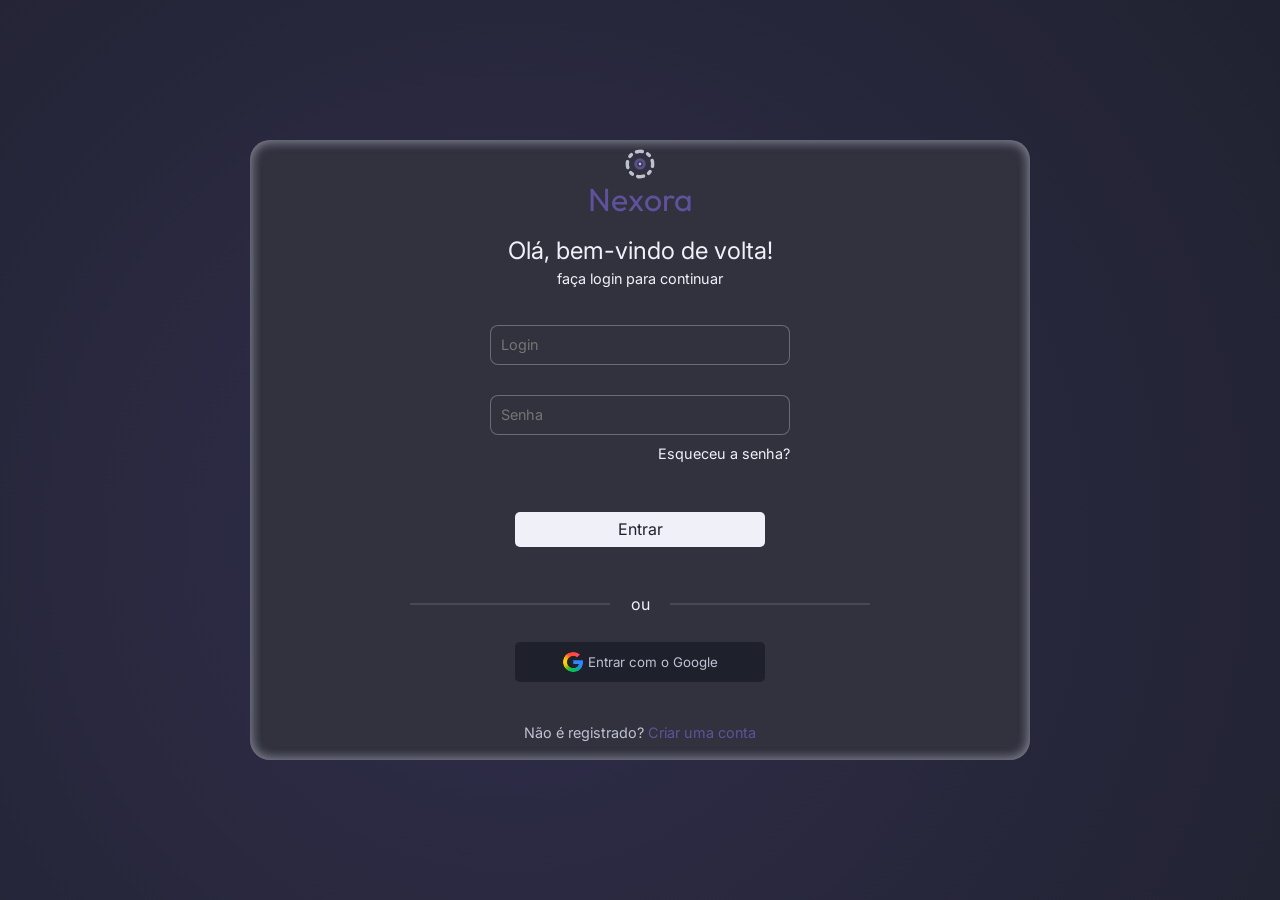
<file: index.html>
<!DOCTYPE html>
<html lang="pt-br">
<head>
    <meta charset="UTF-8">
    <meta name="viewport" content="width=device-width, initial-scale=1.0">
    <title>Nexora</title>
    <link rel="stylesheet" href="./src/css/styleDesktop.css">
    <link rel="stylesheet" href="./src/css/styleMobile.css">
</head>
<body>
    <main>
        <div class="logoContainer animar">
            <img src="./src/media/logo.svg">
            <p1 class="titLogo">Nexora</p1>
        </div>

        <div class="cabecalhoContainer animar">
            <p class="txtCabecalho cabeca1">Olá, bem-vindo de volta!</p>
            <p class="txtCabecalho cabeca2">faça login para continuar</p>
        </div>

        <div class="formulario">

            <div class="animar loginContainer"><input type="text" name="login" id="iLogin" class="login inputs " autocomplete="off" placeholder="Login"></div>
            <div class="animar senhaContainer"><input type="password" name="senha" id="iSenha" class="senha inputs " autocomplete="off" placeholder="Senha"></div>

            <a href="./pgEsqueceuSenha.html" rel="norefferer next" target="_self" class="linkEsqueceu">
                <p class="txtEsqueceu animar">Esqueceu a senha?</p>
            </a>

            <div class="btnEntrarContainer animar">
                <a href="./pagLogou.html" rel="noreferrer next" target="_self"><button class="btnEntrar">Entrar</button></a>
            </div>

        </div>

        <div class="separadorContainer animar">
            <div class="linha linha1"></div>
            <p>ou</p>
            <div class="linha linha2"></div>
        </div>

        <div class="animar btnGoogleContainer">
            <button type="submit" class="btnGoogle">
                <img src="./src/media/google.svg">
                <span>Entrar com o Google</span>
            </button>
        </div>

        <a href="./pgcriarConta.html" rel="norefferer next" target="_self" class="aLink animar">
            <p class="txtNaoResgistrado">Não é registrado? <span>Criar uma conta</span></p>
        </a>

    </main>

    <script type="module" src="./src/js/pgHome.js"></script>
</body>
</html>
</file>
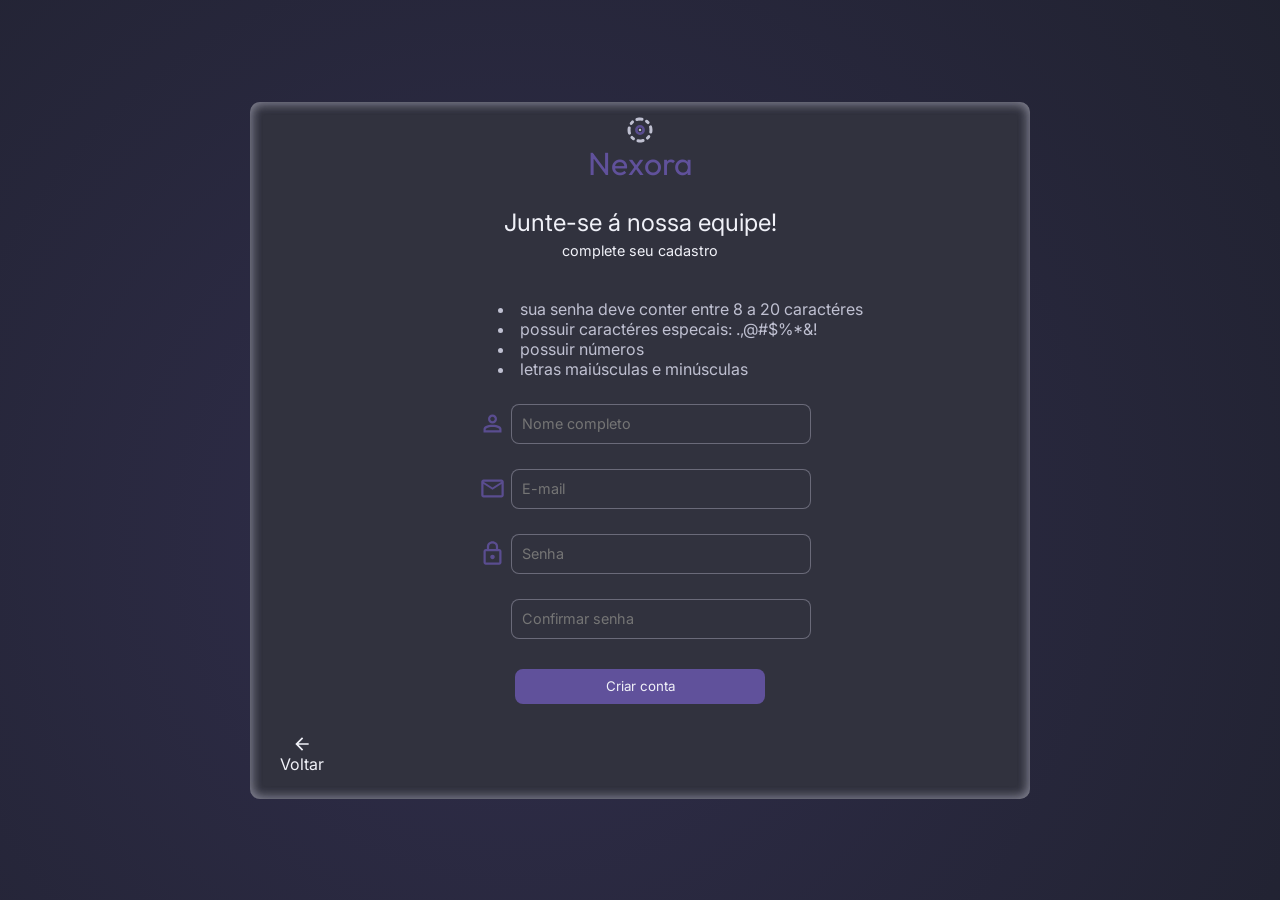
<file: pgcriarConta.html>
<!DOCTYPE html>
<html lang="pt-br">
<head>
    <meta charset="UTF-8">
    <meta name="viewport" content="width=device-width, initial-scale=1.0">
    <title>Nexora</title>
    <link rel="stylesheet" href="./src/css/pgCriarConta/styleCriarConta.css">
    <link rel="stylesheet" href="./src/css/pgCriarConta/styleCriarContaMobile.css">
</head>
<body>
    <main>
          <div class="logoContainer">
            <img src="./src/media/logo.svg">
            <p1 class="titLogo">Nexora</p1>
        </div>

        <div class="cabecalhoContainer">
            <p class="txtCabecalho cabeca1">Junte-se á nossa equipe!</p>
            <p class="txtCabecalho cabeca2">complete seu cadastro</p>
        </div>
        <ul class="animar">
                <li class="condicoes">sua senha deve conter entre 8 a 20 caractéres</li>
                <li class="condicoes">possuir caractéres especais: .,@#$%*&!</li>
                <li class="condicoes">possuir números</li>
                <li class="condicoes">letras maiúsculas e minúsculas</li>
        </ul>
        <section class="inputsContainer">

            <div class="inputContainer animar">
                <img src="./src/media/usernameIcon.svg" class="usernameIcon ">
                <input type="text" name="username" class="username inputs" autocomplete="off" placeholder="Nome completo" required>
            </div>

            <div class="inputContainer animar">
                <img src="./src/media/emailIcon.svg">
                <input type="text" name="email" class="email inputs" autocomplete="off" placeholder="E-mail" required>
            </div>

            <div class="inputContainer animar">
                <img src="./src/media/passwordIcon.svg">
                <input type="password" name="password" class="senha inputs" autocomplete="off" placeholder="Senha">
            </div>
            <p class="msgErroSenha erroSenha">Senha inválida</p>

            <div class="inputContainer animar">
                <img src="./src/media/passwordIcon.svg" class="iconRpPassword">
                <input type="password" name="password" class="repSenha rpPassoword inputs" autocomplete="off" placeholder="Confirmar senha">
            </div>
            <p class="msgErroRepSenha erroSenha">As duas senhas devem ser iguais</p>

        </section>

        <div class="btnCriarContaContainer"><button type="submit" class="btnCriarConta btnConfirmar">Criar conta</button></div>

        <div class="voltarContainer">
            <img src="./src/media/iconVoltar.svg">
            <a href="./index.html" target="_self" rel="norefferer prev">
                <p>Voltar</p>
            </a>
        </div>

    </main>

    <script type="module" src="./src/js/pgCriarConta.js"></script>
    
</body>
</html>
</file>
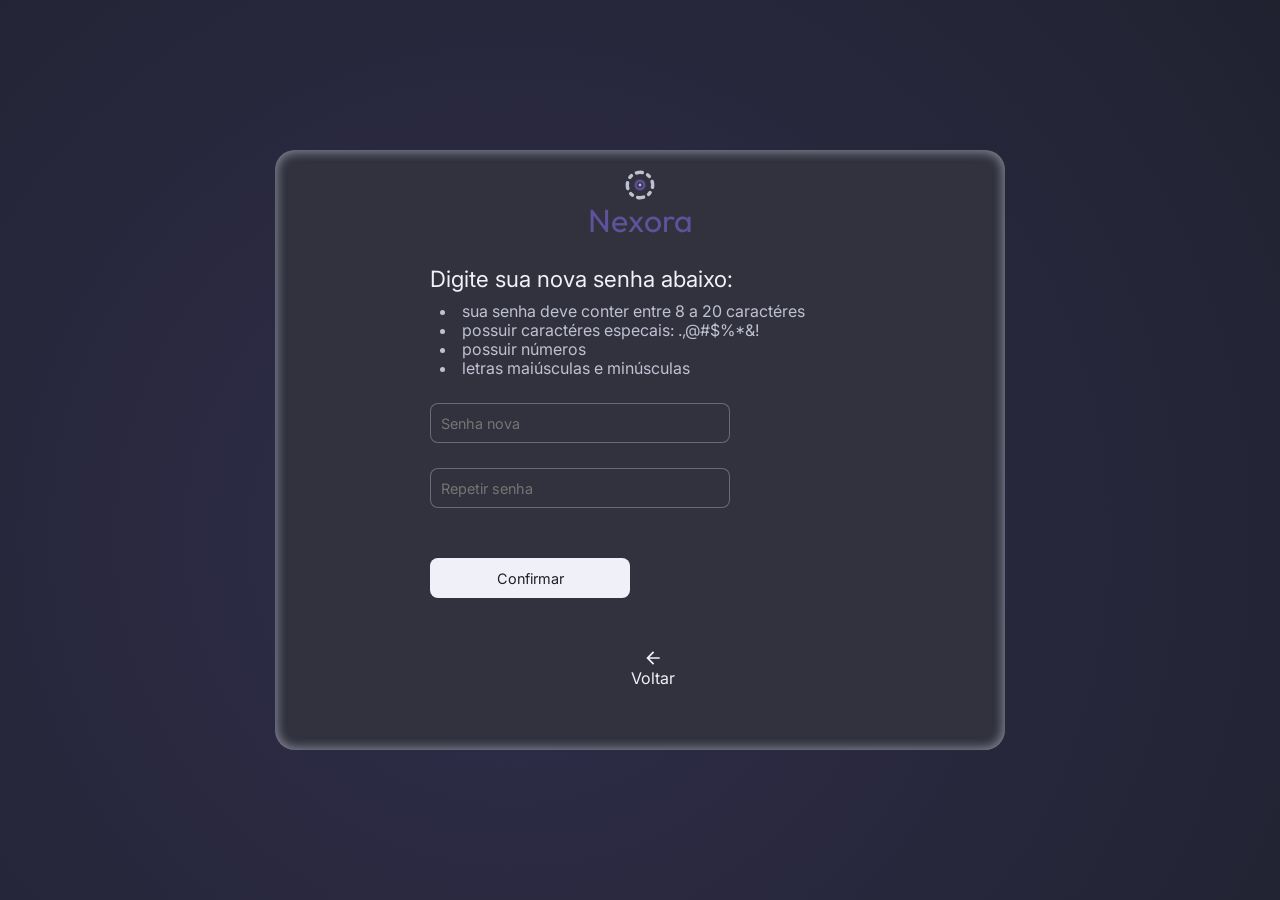
<file: pgEsqueceuSenha.html>
<!DOCTYPE html>
<html lang="pt-br">
<head>
    <meta charset="UTF-8">
    <meta name="viewport" content="width=device-width, initial-scale=1.0">
    <link rel="stylesheet" href="./src/css/pgEsqueceuSenha/styleDesktop.css">
    <link rel="stylesheet" href="./src/css/pgEsqueceuSenha/styleMobile.css">
    <title>Nexora</title>

</head>
<body>
    <main>
        <div class="logoContainer animar">
            <img src="./src/media/logo.svg">
            <p class="titLogo">Nexora</p>
        </div>

        <div class="cabecalhoContainer animar">
            <p class="txtCabecalho ">Digite sua nova senha abaixo:</p>
            <ul>
                <li class="condicoes">sua senha deve conter entre 8 a 20 caractéres</li>
                <li class="condicoes">possuir caractéres especais: .,@#$%*&!</li>
                <li class="condicoes">possuir números</li>
                <li class="condicoes">letras maiúsculas e minúsculas</li>
            </ul>
        </div>

        <section class="inputsContainer">
            <div class="senhaContainer animar">
                <input type="password" name="senha" class="senha inputs" placeholder="Senha nova">
                <p class="msgErroSenha erroSenha">Senha inválida</p>
            </div>

            <div class="repSenhaContainer animar">
                <input type="password" name="senha" class="repSenha inputs" min="8" max="20" placeholder="Repetir senha">
                <p class="msgErroRepSenha erroSenha">As duas senhas devem ser iguais</p>
            </div>

            <div class="btnConfirmarContainer animar">
                <button type="submit" class="btnConfirmar">Confirmar</button>
            </div>
        </section>

        <div class="btnVoltarContainer animar">
            <a href="./index.html" rel="norefferer previous" target="_self">
                <img src="./src/media/iconVoltar.svg">
                <p>Voltar</p>
            </a>
        </div>

    </main>

    <script type="module" src="./src/js/pgEsqueceuSenha/pgEsqueceuSenha.js"></script>
</body>
</html>
</file>
<file: src/css/styleDesktop.css>
@charset "UTF-8";
@import url('https://fonts.googleapis.com/css2?family=Outfit:wght@100..900&display=swap');
@import url('https://fonts.googleapis.com/css2?family=Inter:ital,opsz,wght@0,14..32,100..900;1,14..32,100..900&display=swap');

*{
    margin: 0;
    padding: 0;
    box-sizing: border-box;

    /*PALETA*/
    --corFundo1: #1E202C;
    --corFundo2: #31323E;
    --corTxt2: #BFC0D1;
    --corTxt1: #F0F1F8;
    --corLogo: #60519B;

    /*FONTES*/
    --fontLogo: "Outfit", sans-serif;
    --fontGeral: "Inter", sans-serif;

    font-family: var(--fontGeral);
}

body{
        width: 100%;
        height: 100vh;

        background: radial-gradient(
            circle at 20% 30%,
            rgba(129,107,215,0.18),
            transparent 45%
        ),
        #1E202C;
        background-size: 200% 200%;
        animation: luzFundo 12s ease-in-out infinite alternate;
        display: flex;
        align-items: center;
        justify-content: center;
    }
    .animar{
        opacity: 0;
        animation: surgirEsquerda 0.6s ease forwards;
    }
    main{
        width: calc(100% - 500px);
        height: 620px;

        background-color: var(--corFundo2);
        border-radius: 20px;

        box-shadow: 
        inset  4px 4px 8px 0px #bfc0d13c,
        inset -4px 4px 8px 0px #bfc0d13c,
        inset 4px -4px 8px 0px #bfc0d13c,
        inset -4px -4px 8px 0px #bfc0d13c;

        display: flex;
        align-items: center;
        justify-content: space-around;
        flex-direction: column;
    }

      .logoContainer{
        display: flex;
        align-items: center;
        justify-content: center;
        flex-direction: column;
    
        animation-delay: 0.1s;
    }
    .logoContainer > img{
        width: 30px;
    }
    .logoContainer > .titLogo{
        color: var(--corLogo);
        font-family: var(--fontLogo);
        font-size: 2em;
    }
     .cabecalhoContainer{
        animation-delay: 0.2s !important;
    }

    .cabecalhoContainer > .txtCabecalho{
        text-align: center;
        color: var(--corTxt1);
    }
    .cabeca1{
        font-size: 1.5em;
    }
     .cabeca2{
        margin-top: 5px;
        font-size: .9em;
    }
    .formulario{
        display: flex;
        align-items: center;
        justify-content: flex-start;
        flex-direction: column;
        margin-top: 20px;

        
    }
     .formulario  .inputs{
        background-color: #31323E;
        border: 1px solid #bfc0d165;
        width: 300px;
        height: 40px;
        border-radius: 8px;
        text-indent: 10px;
        color: var(--corTxt1);
        font-size: .9em;

      
    }
     .inputs:focus{
        outline: none;
        border: 1px solid var(--corLogo);
    }
     .loginContainer{
        animation-delay: 0.3s !important;
    }
    .senhaContainer{
        margin-top: 30px;

        animation-delay: 0.4s !important;
    }
    .linkEsqueceu{
        align-self: self-end;
        
    }

    .formulario .txtEsqueceu{
        color: var(--corTxt1);
        margin-top: 10px;
        font-size: .9em;
        cursor: pointer;
        animation-delay: 0.5s;
        text-decoration: none;
    }
    .txtEsqueceu:hover{
        color: #60519B;
    }

    .btnEntrarContainer {
        animation-delay: 0.6s !important;
    }

    .formulario .btnEntrar{
        margin-top: 40px;
        width: 250px;
        height: 35px;
        border-radius: 5px;
        border: transparent;
        font-size: 1em;
        color: var(--corFundo1);
        background-color: var(--corTxt1);
        cursor: pointer;

        transition: .2s ease;
    }
     .btnEntrar:hover, .btnGoogle:hover{
        transform: translateY(-3px);
    }
    .separadorContainer{
        margin-top: 30px;
        width: 500px;
        display: flex;
        align-items: center;
        justify-content: space-evenly;

        animation-delay: 0.7s !important;
    }

    .linha{
        border: 1px solid #484855;
        width: 200px;
    }

    .separadorContainer > p{
        color: var(--corTxt1);
    }
     .btnGoogleContainer{
        animation-delay: 0.8s !important;
    }
    .btnGoogle{
        width: 250px;
        height: 40px;
        border-radius: 5px;
        margin-top: 10px;

        background-color: var(--corFundo1);
        border: transparent;
        color: var(--corTxt2);

        display: flex;
        align-items: center;
        justify-content: center;
        cursor: pointer;
        transition: .2s ease;

    }
    .btnGoogle > img{
        width: 20px;
       
    }

    .btnGoogle > span{
        font-size: 1em;
        margin-left: 5px;
    }
    .txtNaoResgistrado{
        margin-top: 25px;
        text-align: center;
        color: var(--corTxt2);
        font-size: .9em;
        cursor: pointer;
    }
    .txtNaoResgistrado > span{
        color: var(--corLogo);
    }

    .txtNaoResgistrado > span:hover{
        text-decoration: underline;
    }

    .aLink{
        animation-delay: 0.9s;
    }
    a{
        text-decoration: none;
        margin-bottom: 10px;
    }
    .pulaInput{
        animation: pulaInput .3s ease-in-out forwards;
    }
    
    @keyframes surgirEsquerda{
        0%{
            opacity: 0;
            transform: translateX(-40px);
        }

        100%{
            opacity: 1;
            transform: translateX(0);
        }
    }

   @keyframes luzFundo {
    from {
        background-position: 0% 30%;
    }

    to {
        background-position: 100% 70%;
    }
    
}

@keyframes pulaInput{
    0%{
        transform: translateY(0);
    }

    50%{
        transform: translateY(-2px);
    }

    100%{
        transform: translateY(0);
    }
}
</file>
<file: src/css/styleMobile.css>
@media screen and (max-width: 768px) {
    
    main{
        width: calc(100% - 24px);
        height: 620px;
        border-radius: 10px;
        
    }

    .animar{
        opacity: 0;
        animation: surgirEsquerda 0.6s ease forwards;
    }

    .logoContainer{
        justify-content: center;
        margin-top: 15px;
        animation-delay: 0.1s;
    }
     .logoContainer > img{
        width: 25px;
     }
    .logoContainer > .titLogo{
        font-size: 1.7em; 
    }

    .cabeca1{
        font-size: 1.4em;
    }

    .formulario{
        margin-top: 50px;
    }

    .formulario  .inputs{
        width: 250px;
        height: 35px;
        border-radius: 5px;
    }

    .formulario .btnEntrar{
        margin-top: 50px;
    }
    .separadorContainer{
        width: 390px;
    }

    .linha{
        width: 120px;
    }
    .aLink{
        animation-delay: 0.9s;
    }

    

    @keyframes surgirEsquerda{
        0%{
            opacity: 0;
            transform: translateX(-40px);
        }

        100%{
            opacity: 1;
            transform: translateX(0);
        }
    }

    
}
</file>
<file: src/css/pgCriarConta/styleCriarConta.css>
@charset "UTF-8";

@import url('https://fonts.googleapis.com/css2?family=Outfit:wght@100..900&display=swap');
@import url('https://fonts.googleapis.com/css2?family=Inter:ital,opsz,wght@0,14..32,100..900;1,14..32,100..900&display=swap');

*{
    margin: 0;
    padding: 0;
    box-sizing: border-box;

    /*PALETA*/
    --corFundo1: #1E202C;
    --corFundo2: #31323E;
    --corTxt2: #BFC0D1;
    --corTxt1: #F0F1F8;
    --corLogo: #60519B;

    /*FONTES*/
    --fontLogo: "Outfit", sans-serif;
    --fontGeral: "Inter", sans-serif;

    font-family: var(--fontGeral);
}
body{
    width: 100%;
    height: 100vh;

    display: flex;
    align-items: center;
    justify-content: center;
    
    background: radial-gradient(circle at 20% 30%,
    rgba(129, 107, 215, 0.18),
    transparent 45%),
    #1E202C;
    background-size: 200% 200%;
    animation: luzFundo 12s ease-in-out infinite alternate;
    
    overflow-x: hidden;
}

main{
    width: calc(100% - 500px);
    min-height: 620px;
    padding-bottom: 25px;

    background-color: var(--corFundo2);
    border-radius: 10px;

    box-shadow: 
    inset  4px 4px 8px 0px #bfc0d13c,
    inset -4px 4px 8px 0px #bfc0d13c,
    inset 4px -4px 8px 0px #bfc0d13c,
    inset -4px -4px 8px 0px #bfc0d13c;

    display: flex;
    flex-direction: column;
    
}

main > *{
    opacity: 0;
    animation: surgirDireita ease .6s forwards;
}


.logoContainer{
    display: flex;
    align-items: center;
    justify-content: center;
    flex-direction: column;
    margin-top: 15px;
    
    animation-delay: .1s;
}

.logoContainer>.titLogo {
    color: var(--corLogo);
    font-family: var(--fontLogo);
    font-size: 2em;

}
.cabecalhoContainer {
    margin-top: 25px;
    animation-delay: .2s;
}
.cabecalhoContainer>.txtCabecalho {
    text-align: center;
    color: var(--corTxt1);
}
.cabeca1 {
    font-size: 1.5em;
}
.cabeca2 {
    margin-top: 5px;
    font-size: .9em;
}
.inputsContainer {
    margin-top: 25px;
    display: flex;
    flex-direction: column;
    gap: 25px;
    align-items: center;
    justify-content: center;
}

.inputsContainer >  .animar {
    opacity: 0;
   animation: surgirDireita ease .6s forwards;
}

.inputsContainer > :nth-child(1){
    animation-delay: .3s;
}

.inputsContainer > :nth-child(2){
    animation-delay: .4s;
}
.inputsContainer > :nth-child(3){
    animation-delay: .5s;
}
.inputsContainer > :nth-child(5){
    animation-delay: .6s;
}
ul{
    list-style-position: inside;
    margin-top: 40px;
    align-self: center;  
    margin-left: 80px; 
    animation-delay: .3s;
    }
ul > li{
    font-size: 1em;
    color: var(--corTxt2);
    transition: .3s ease;

}
.inputContainer {
    margin-left: 10px;
    display: flex;
    align-items: center;
    justify-content: flex-start;

}

.inputContainer>.iconRpPassword {
    opacity: 0;
}

.inputContainer>img {
    width: 27px;
}
.inputContainer>input {
    background-color: #31323E;
    border: 1px solid #bfc0d165;
    width: 300px;
    height: 40px;
    border-radius: 8px;
    text-indent: 10px;
    color: var(--corTxt1);
    font-size: .9em;
    margin-left: 5px;

}
.inputContainer>input:focus {
    outline: none;
    border: 1px solid var(--corLogo);
}
 .msgErroSenha{
    display: none;
    }
.msgErroRepSenha{
    display: none;
    }
.erroSenha{
    font-size: .9em;
    margin-left: 50px;
    color: tomato;
    }

.btnCriarContaContainer{
    align-self: center;
    animation-delay: .7s;
}
.btnCriarConta {
    margin-top: 30px;
    width: 250px;
    height: 35px;
    border-radius: 8px;

    background-color: var(--corLogo);
    color: var(--corTxt1);
    border: transparent;

    cursor: pointer;
    transition: ease .3s;
}
.btnCriarConta:hover {
    transform: translateY(-3px);
}
.voltarContainer {
    margin-left: 30px;
    margin-top: 30px;
    display: flex;
    flex-direction: column;
    align-items: center;
    justify-content: center;

    align-self: self-start; cursor: pointer;
    animation-delay: .8s;
}
.voltarContainer>img {
    width: 20px;
    animation: animaBack 2s infinite ease-in-out;
}
.voltarContainer>p {
    color: var(--corTxt1);
    font-size: .9em;
    letter-spacing: .3px;
}

.voltarContainer a {
    text-decoration: none;
    color: var(--corTxt1);
}
.animaIcon {
    animation: animaIcon .4s ease-in-out;
}
.pulaInput {
    animation: pulaInput .3s ease-in-out forwards;
}
@keyframes animaIcon {
    0% {
        transform: translateY(0);
    }

    50% {
        transform: translateY(-3px);
    }

    100% {
        transform: translateY(0);
    }
}

@keyframes animaBack {
    0% {
        transform: translateX(0);
    }

    50% {
        transform: translateX(3px);
    }

    100% {
        transform: translateY(0);
    }
}

@keyframes surgirDireita {
    0% {
        opacity: 0;
        transform: translateX(30px);
    }

    100% {
        opacity: 1;
        transform: translateX(0);
    }
}
@keyframes pulaInput{
    0%{
        transform: translateY(0);
    }

    50%{
        transform: translateY(-2px);
    }

    100%{
        transform: translateY(0);
    }
    
}

@keyframes luzFundo {
    from {
        background-position: 0% 30%;
    }

    to {
        background-position: 100% 70%;
    }
}
</file>
<file: src/css/pgCriarConta/styleCriarContaMobile.css>
@media screen and (max-width: 600px) {
  
    main{
        width: calc(100% - 24px); 
    }
     .logoContainer > .titLogo{
        font-size: 1.7em;
       
    }
    .cabeca1{
        font-size: 1.4em;
    }
    ul{
        list-style-position: inside;
        margin-top: 40px;
        align-self: flex-start;  
        margin-left: 25px; 
    }
    ul > li{
        font-size: .8em;
        line-height: 19px;
        
    }
    .inputsContainer{
        /* border: 1px solid red; */
        margin-top: 25px;
        display: flex;
        flex-direction: column;
        gap: 25px;
        align-items: self-start;
    }

    .inputContainer{
        margin-left: 10px;
    }
    .inputContainer > img{
        width: 25px;
    }

    .animaIcon{
        animation: animaIcon .4s ease-in-out;
    }

    .inputContainer > input{
        width: 250px;
        height: 35px;
        border-radius: 5px;
    }
    .btnCriarConta{
        border-radius: 5px;
    }
    .voltarContainer > img{
        width: 20px;
        animation: animaBack 2s infinite ease-in-out;
    }

    .voltarContainer > p{
        color: var(--corTxt1);
        font-size: .9em;
        letter-spacing: .3px;
    }

    .voltarContainer a{
        text-decoration: none;
        color: var(--corTxt1);
    }
}
</file>
<file: src/css/pgEsqueceuSenha/styleDesktop.css>
@charset "UTF-8";
@import url('https://fonts.googleapis.com/css2?family=Outfit:wght@100..900&display=swap');
@import url('https://fonts.googleapis.com/css2?family=Inter:ital,opsz,wght@0,14..32,100..900;1,14..32,100..900&display=swap');

*{
    margin: 0;
    padding: 0;
    box-sizing: border-box;

    /*PALETA*/
    --corFundo1: #1E202C;
    --corFundo2: #31323E;
    --corTxt2: #BFC0D1;
    --corTxt1: #F0F1F8;
    --corLogo: #60519B;

    /*FONTES*/
    --fontLogo: "Outfit", sans-serif;
    --fontGeral: "Inter", sans-serif;

    font-family: var(--fontGeral);
}

body {
    width: 100%;
    height: 100vh;

    background: radial-gradient(circle at 20% 30%,
            rgba(129, 107, 215, 0.18),
            transparent 45%),
        #1E202C;
    background-size: 200% 200%;
    animation: luzFundo 12s ease-in-out infinite alternate;
    display: flex;
    align-items: center;
    justify-content: center;

}
.animar {
    opacity: 0;
    animation: surgirEsquerda .6s ease forwards;
}
main {
    width: calc(100% - 550px);
    min-height: 600px;

    background-color: var(--corFundo2);
    border-radius: 20px;

    box-shadow:
        inset 4px 4px 8px 0px #bfc0d13c,
        inset -4px 4px 8px 0px #bfc0d13c,
        inset 4px -4px 8px 0px #bfc0d13c,
        inset -4px -4px 8px 0px #bfc0d13c;

}
main> :nth-child(1) {
    animation-delay: .1s;
}

main> :nth-child(2) {
    animation-delay: .2s;
}

.senhaContainer {
    animation-delay: .3s;
}

.repSenhaContainer {
    animation-delay: .4s;
}

.btnConfirmarContainer {
    animation-delay: .5s;
}

main> :nth-child(4) {
    animation-delay: .6s;
}
.logoContainer {
    display: flex;
    align-items: center;
    justify-content: center;
    flex-direction: column;

    animation-delay: 0.1s;
    margin-top: 20px;
}

.logoContainer>img {
    width: 30px;
}

.logoContainer>.titLogo {
    font-size: 2em;
    color: var(--corLogo);
    font-family: var(--fontLogo);
}

.cabecalhoContainer {
    width: 420px;
    margin: auto;
    margin-top: 25px;
}
.cabecalhoContainer>.txtCabecalho {
    text-align: left;
    color: var(--corTxt1);
    font-size: 1.4em;
}
.cabecalhoContainer>ul {
    margin-top: 10px;
    margin-left: 10px;
    list-style-position: inside;

}
.cabecalhoContainer>ul>li {
    color: var(--corTxt2);
    font-size: 1em;
    line-height: 19px;
    transition: .3s ease;
}
.inputsContainer {
    width: 420px;
    margin: auto;
    margin-top: 25px;
}
.inputsContainer .inputs {
    background-color: #31323E;
    border: 1px solid #bfc0d165;
    width: 300px;
    height: 40px;
    border-radius: 8px;
    text-indent: 10px;
    color: var(--corTxt1);
    font-size: .9em;
}
.inputs:focus {
    outline: none;
    border: 1px solid var(--corLogo);
}
 .repSenhaContainer {
    margin-top: 25px;
 }
.msgErroSenha {
    display: none;
}

.msgErroRepSenha { 
    display: none;
}
.erroSenha {
    font-size: .9em;
    text-indent: 5px;
    margin-top: 5px;
    color: tomato;
}
.btnConfirmar {
    margin-top: 50px;
    width: 200px;
    height: 40px;
    border-radius: 8px;
    border: transparent;
    font-size: .9em;
    color: var(--corFundo1);
    background-color: var(--corTxt1);
    cursor: pointer;

    transition: .2s ease;
}
.btnVoltarContainer {
    margin-left: 25px;
    margin-top: 50px;
    justify-self: flex-start;
}
.btnVoltarContainer>a {
    display: flex;
    align-items: center;
    flex-direction: column;
    justify-content: start;
    text-decoration: none;
    color: var(--corTxt1);
}
.btnVoltarContainer img {
    width: 20px;
    animation: animaBack 2s infinite ease-in-out;
}
.btnVoltarContainer>p {
    font-size: .9em;
}
.btnConfirmar:hover {
    transform: translateY(-3px);
}
.pulaInput {
    animation: pulaInput .3s ease-in-out forwards;
}
@keyframes surgirEsquerda {
    0% {
        opacity: 0;
        transform: translateX(40px);
    }

    100% {
        opacity: 1;
        transform: translateX(0);
    }
}
@keyframes pulaInput {
    0% {
        transform: translateY(0);
    }

    50% {
        transform: translateY(-2px);
    }

    100% {
        transform: translateY(0);
    }
}
@keyframes animaBack {
    0% {
        transform: translateX(0);
    }

    50% {
        transform: translateX(3px);
    }

    100% {
        transform: translateY(0);
    }
}
@keyframes luzFundo {
    from {
        background-position: 0% 30%;
    }

    to {
        background-position: 100% 70%;
    }
}
</file>
<file: src/css/pgEsqueceuSenha/styleMobile.css>
@media screen and (max-width: 768px){
    body{
        overflow-x: hidden;
    }
    main{
        width: calc(100% - 24px);
        
    }
    .logoContainer > img{
        width: 25px;
    }
    .logoContainer > .titLogo{
        font-size: 1.7em; 
    }

    .cabecalhoContainer{
        margin-top: 50px;
        margin-left: 20px;
    }
    .cabecalhoContainer > .txtCabecalho{
        font-size: 1.2em;
    }
    
    .cabecalhoContainer > ul > li{
        font-size: .8em;
    }

    .inputsContainer{
        margin-top: 25px;
        margin-left: 20px;
    }
    .inputsContainer .inputs{
        width: 250px;
        height: 35px;
    }
    .btnConfirmar{
        width: 150px;
        height: 35px;
        border-radius: 5px;
    }

}
</file>
